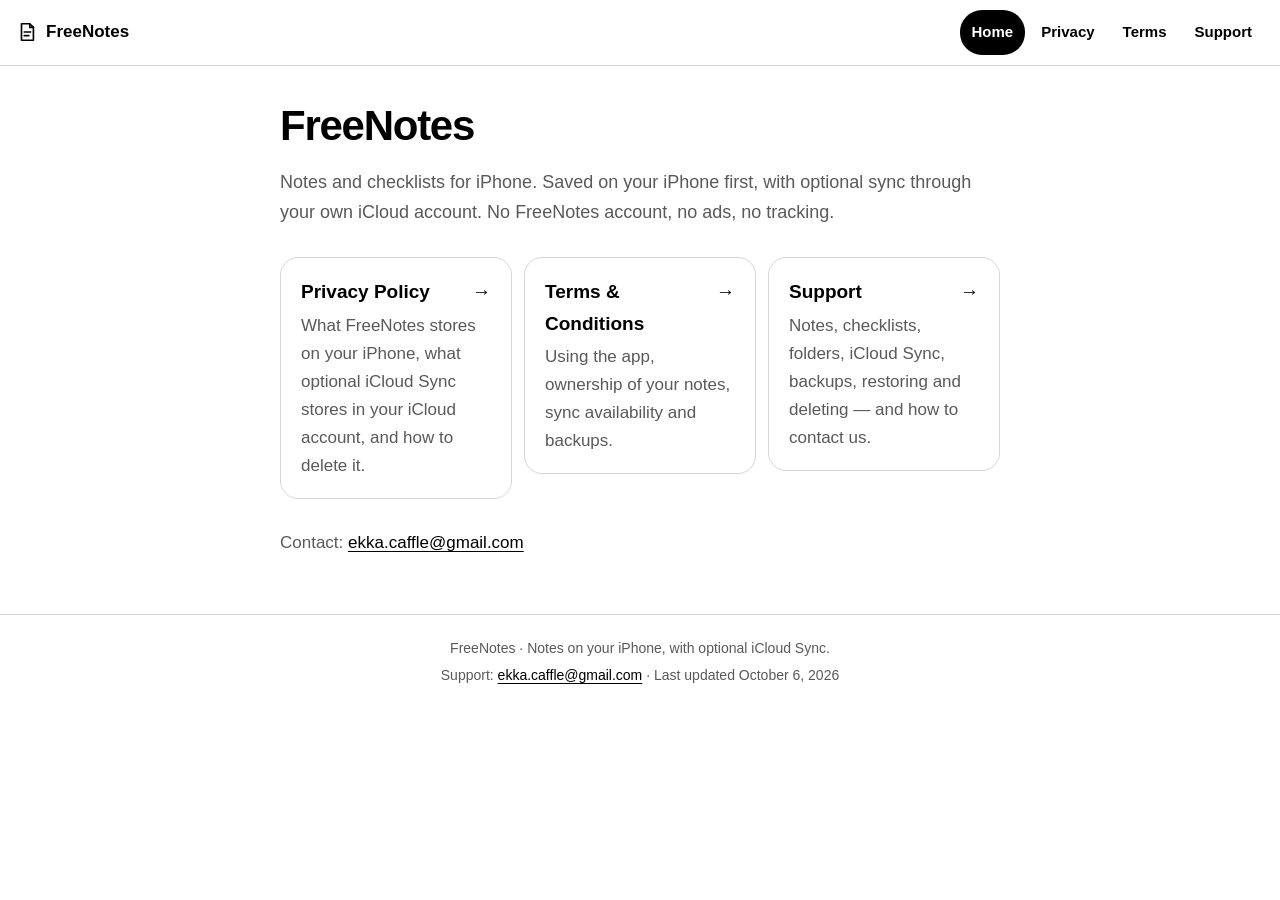
<file: index.html>
<!doctype html>
<html lang="en">
<head>
<meta charset="utf-8">
<meta name="viewport" content="width=device-width, initial-scale=1, viewport-fit=cover">
<meta name="color-scheme" content="light dark">
<meta name="theme-color" content="#ffffff" media="(prefers-color-scheme: light)">
<meta name="theme-color" content="#000000" media="(prefers-color-scheme: dark)">
<meta name="description" content="FreeNotes for iPhone: privacy policy, terms and support.">
<title>FreeNotes · Privacy, Terms &amp; Support</title>
<link rel="stylesheet" href="styles.css">
</head>
<body>
<a class="skip" href="#content">Skip to content</a>
<header class="site-header">
<a class="brand" href="index.html"><svg class="mark" viewBox="0 0 24 24" width="22" height="22" aria-hidden="true" fill="none" stroke="currentColor" stroke-width="1.8" stroke-linecap="round" stroke-linejoin="round"><path d="M6 3h9l4 4v14H6z"/><path d="M15 3v4h4M9 12h7M9 16h5"/></svg><span>FreeNotes</span></a>
<nav aria-label="Site"><a href="index.html" aria-current="page">Home</a><a href="privacy.html">Privacy</a><a href="terms.html">Terms</a><a href="support.html">Support</a></nav>
</header>
<main id="content">
<h1>FreeNotes</h1><p class="lede">Notes and checklists for iPhone. Saved on your iPhone first, with optional sync through your own iCloud account. No FreeNotes account, no ads, no tracking.</p><ul class="cards"><li><a class="card" href="privacy.html"><span class="card-title">Privacy Policy<span aria-hidden="true">→</span></span><span class="card-text">What FreeNotes stores on your iPhone, what optional iCloud Sync stores in your iCloud account, and how to delete it.</span></a></li><li><a class="card" href="terms.html"><span class="card-title">Terms & Conditions<span aria-hidden="true">→</span></span><span class="card-text">Using the app, ownership of your notes, sync availability and backups.</span></a></li><li><a class="card" href="support.html"><span class="card-title">Support<span aria-hidden="true">→</span></span><span class="card-text">Notes, checklists, folders, iCloud Sync, backups, restoring and deleting — and how to contact us.</span></a></li></ul><p class="contact">Contact: <a href="mailto:ekka.caffle@gmail.com">ekka.caffle@gmail.com</a></p>
</main>
<footer class="site-footer">
<p>FreeNotes · Notes on your iPhone, with optional iCloud Sync.</p>
<p>Support: <a href="mailto:ekka.caffle@gmail.com">ekka.caffle@gmail.com</a> · Last updated October 6, 2026</p>
</footer>
</body>
</html>
</file>
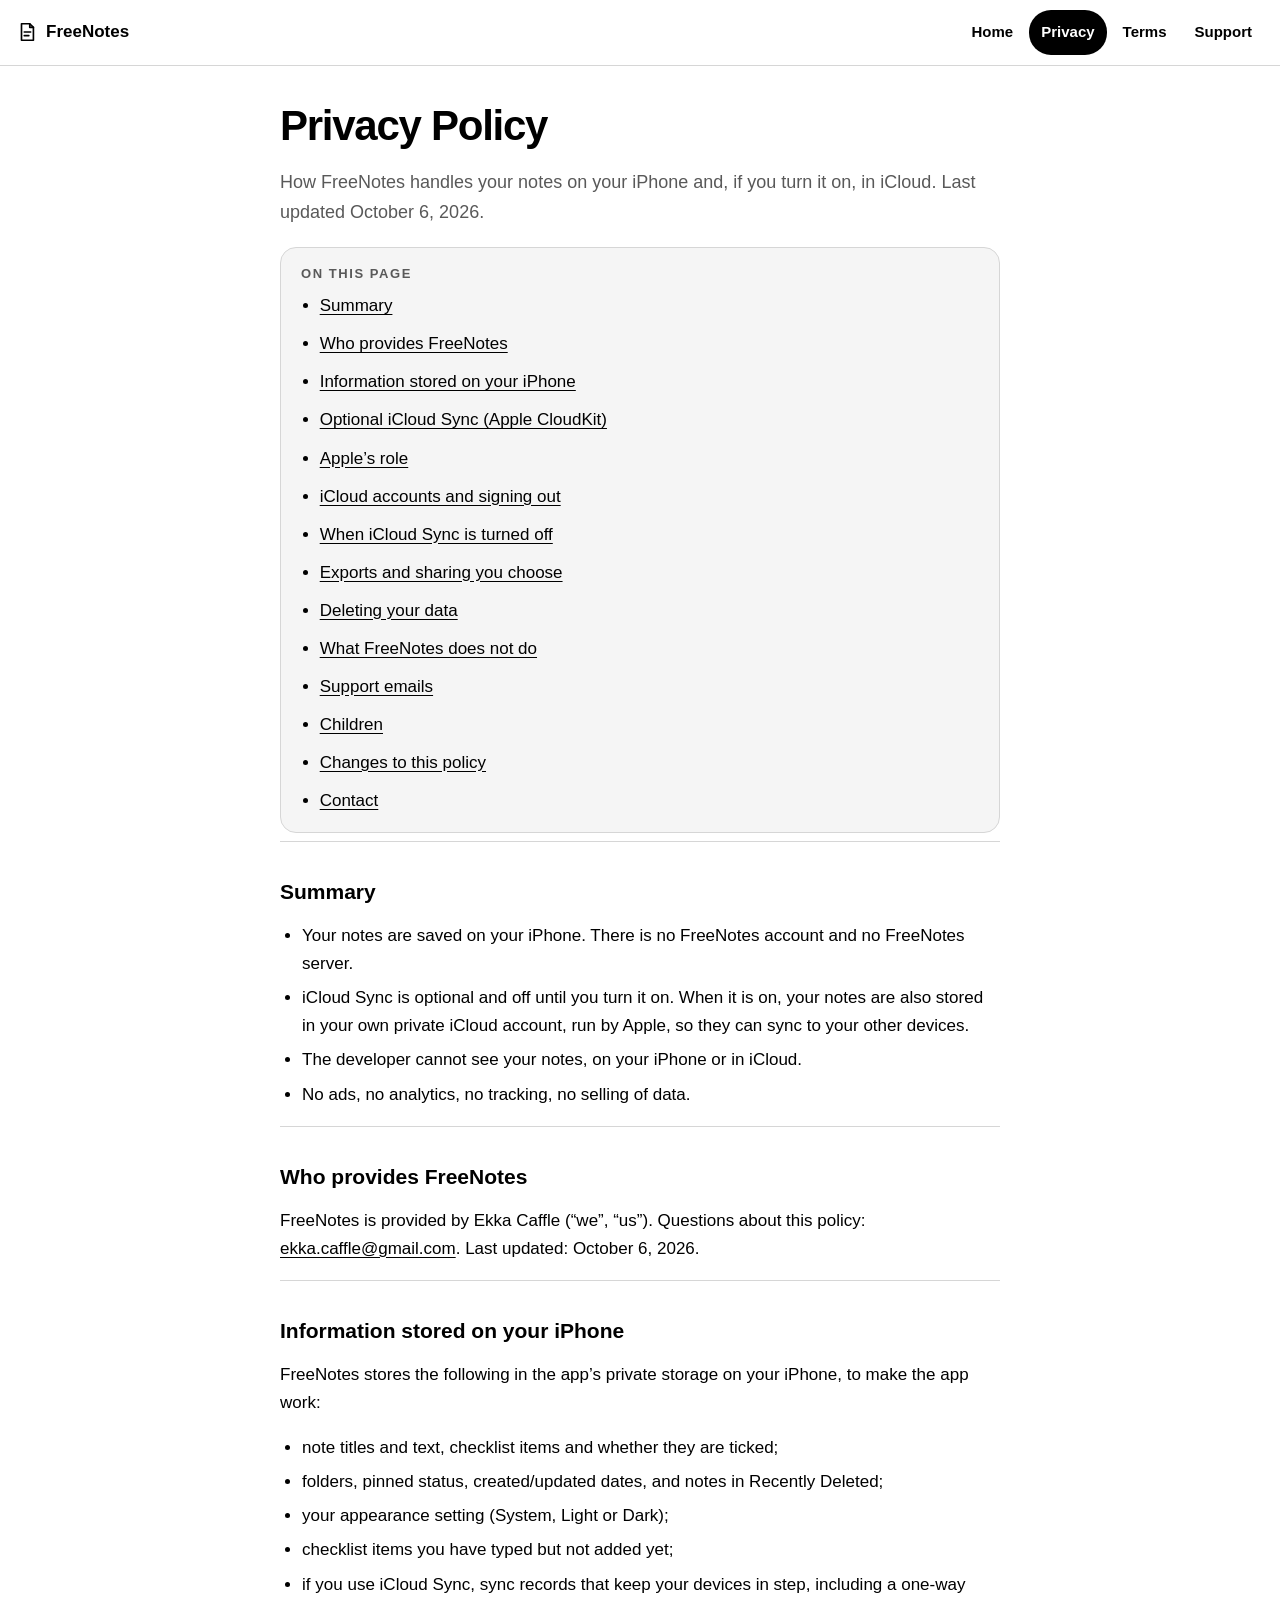
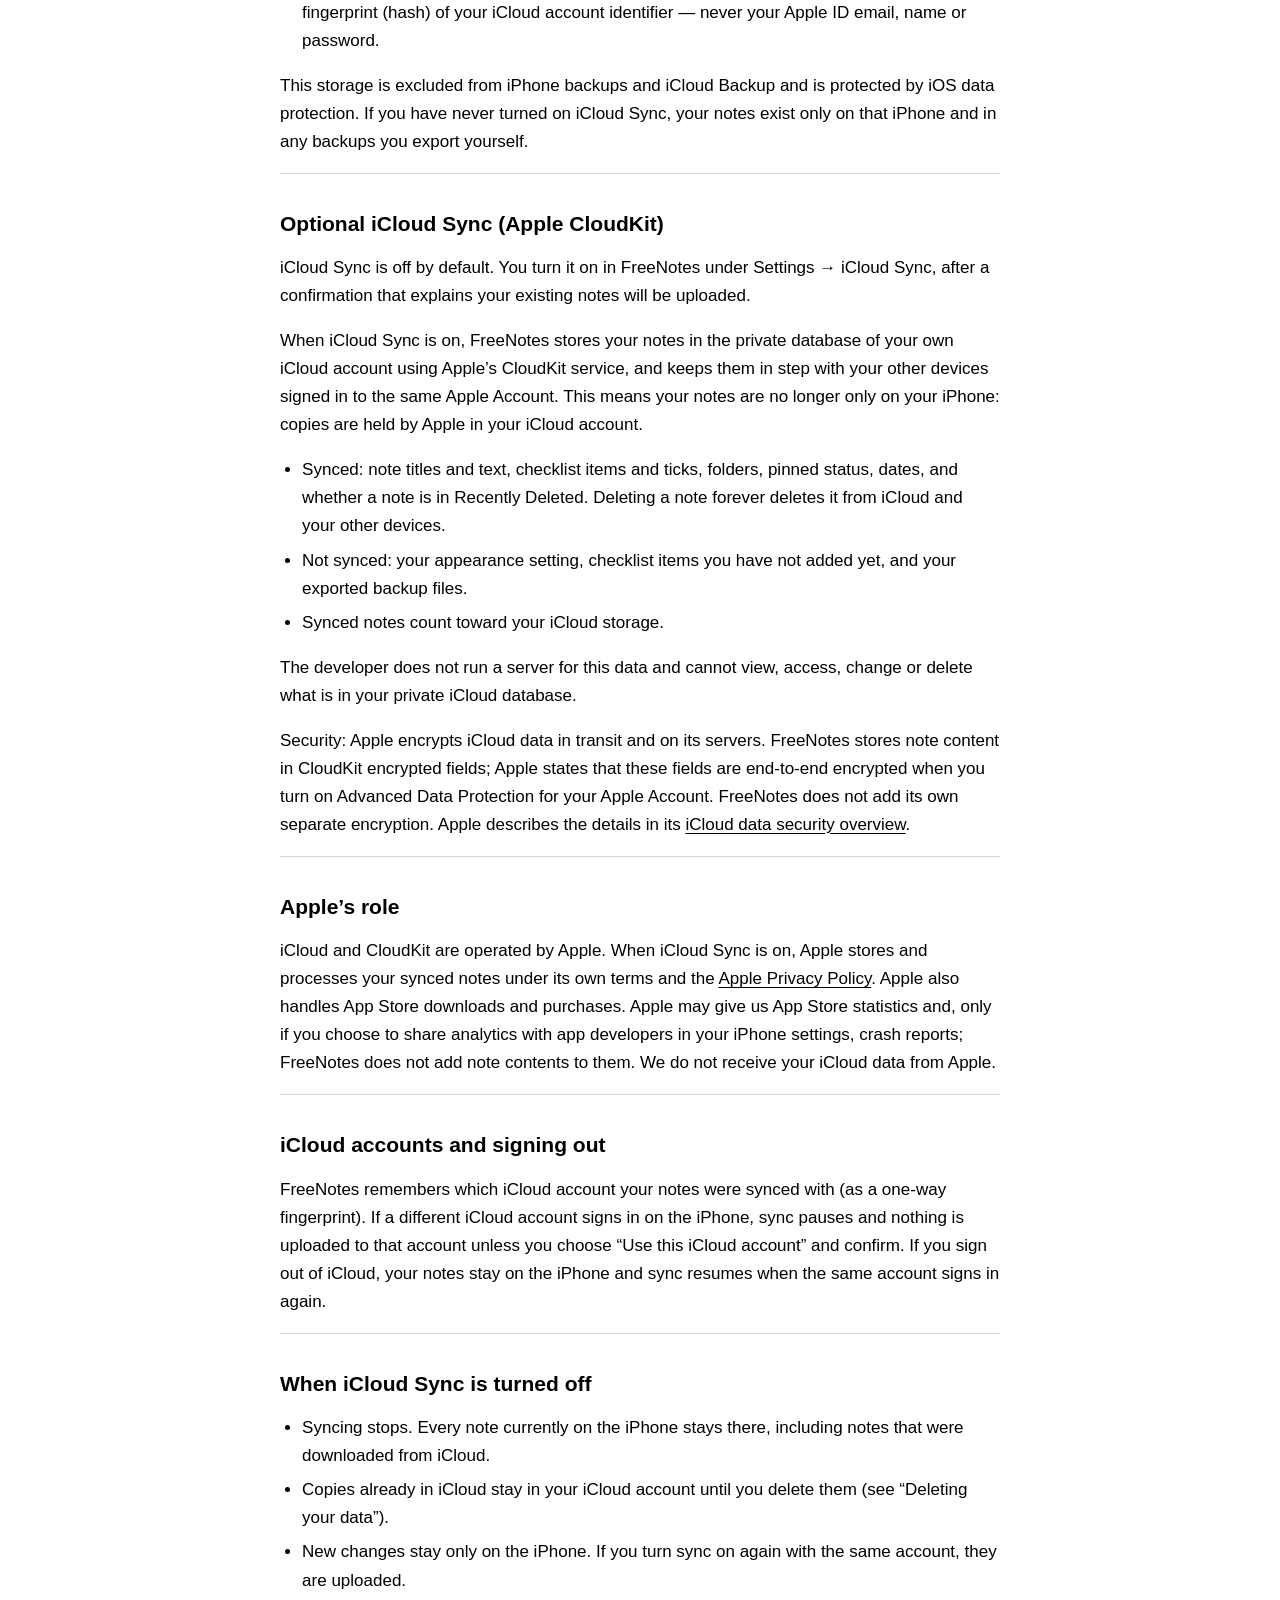
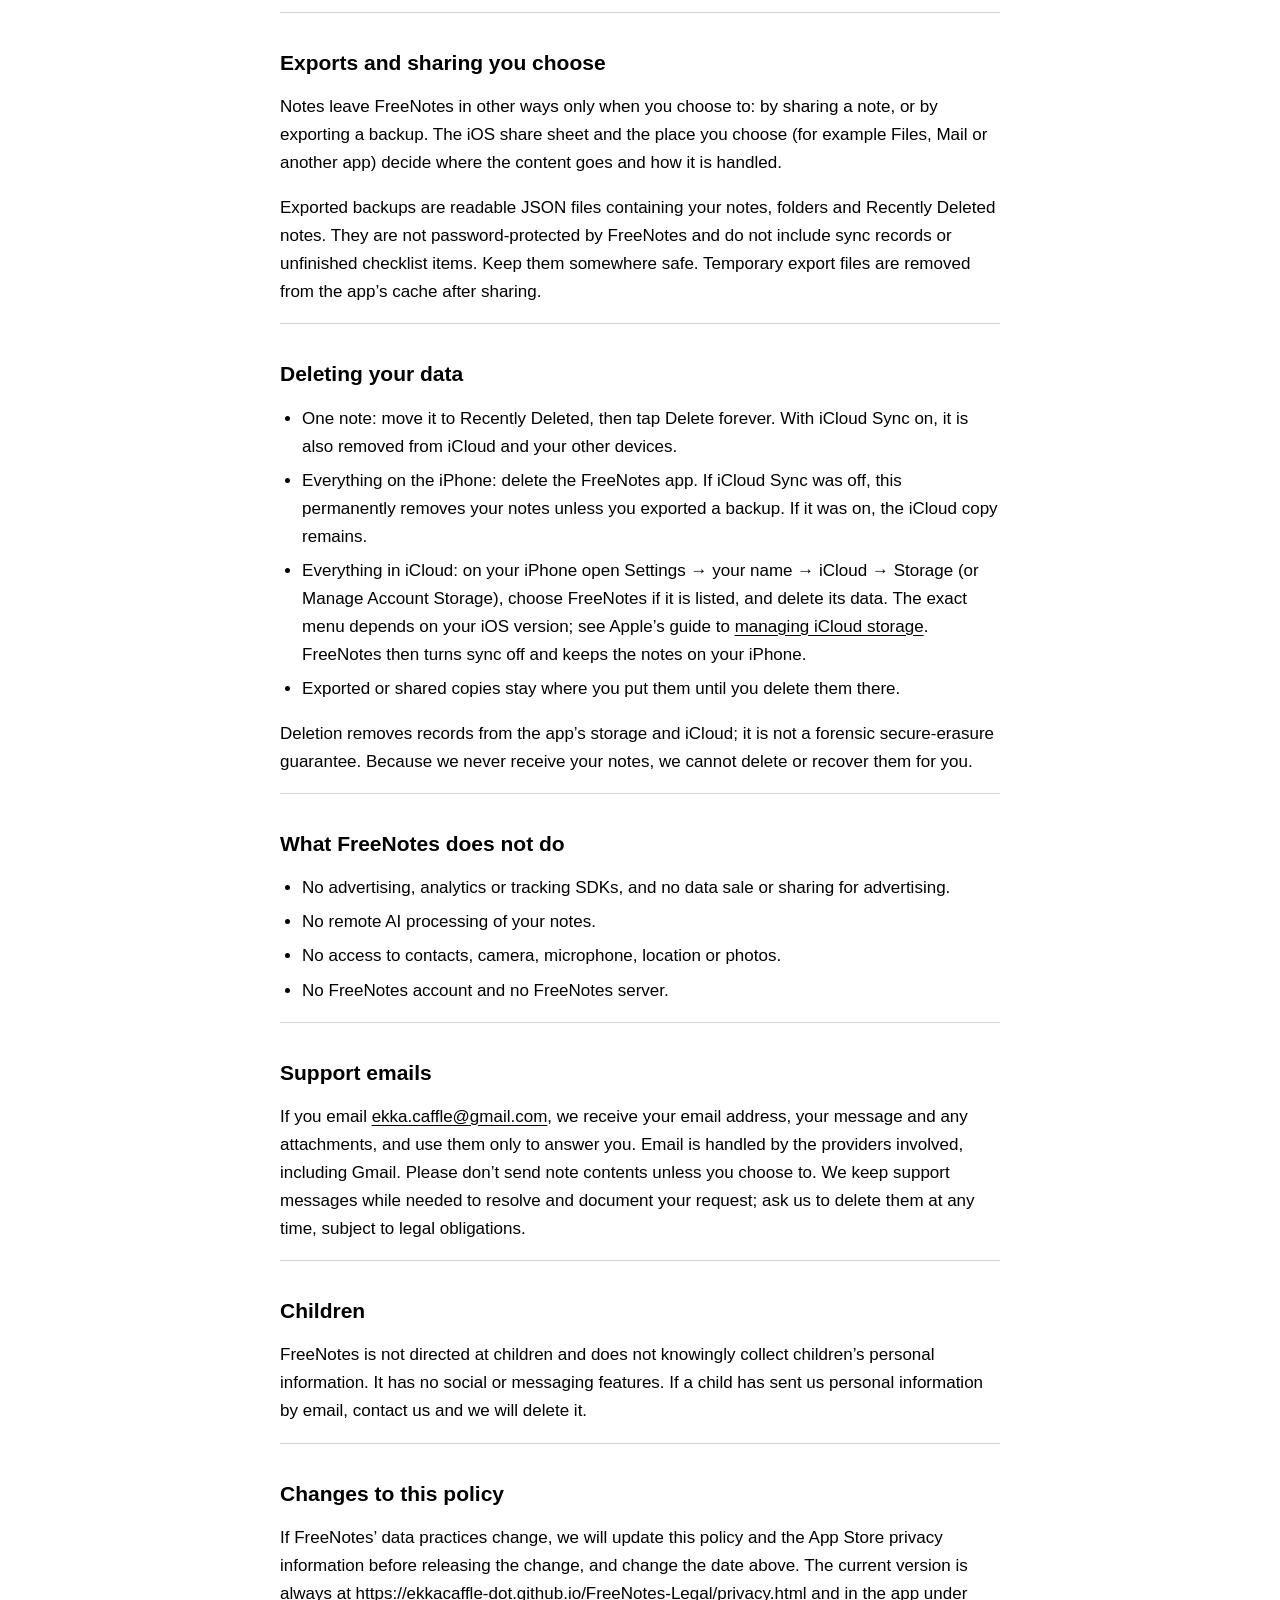
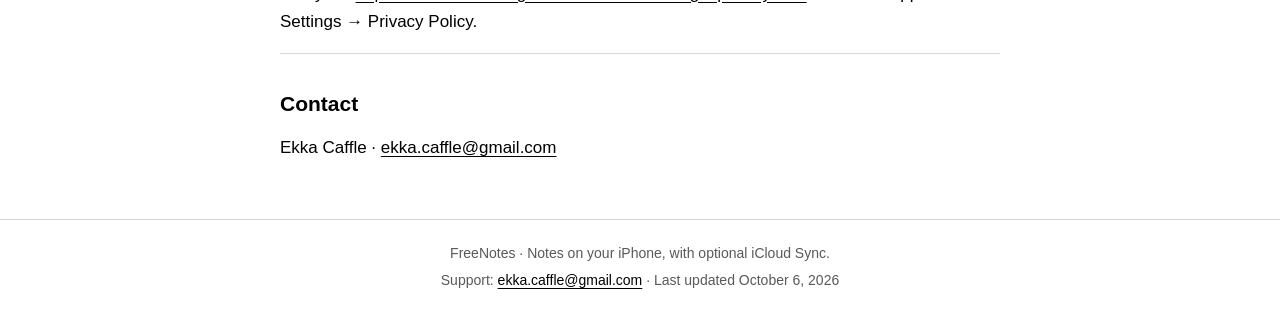
<file: privacy.html>
<!doctype html>
<html lang="en">
<head>
<meta charset="utf-8">
<meta name="viewport" content="width=device-width, initial-scale=1, viewport-fit=cover">
<meta name="color-scheme" content="light dark">
<meta name="theme-color" content="#ffffff" media="(prefers-color-scheme: light)">
<meta name="theme-color" content="#000000" media="(prefers-color-scheme: dark)">
<meta name="description" content="FreeNotes Privacy Policy: local storage on iPhone and optional iCloud Sync.">
<title>Privacy Policy · FreeNotes</title>
<link rel="stylesheet" href="styles.css">
</head>
<body>
<a class="skip" href="#content">Skip to content</a>
<header class="site-header">
<a class="brand" href="index.html"><svg class="mark" viewBox="0 0 24 24" width="22" height="22" aria-hidden="true" fill="none" stroke="currentColor" stroke-width="1.8" stroke-linecap="round" stroke-linejoin="round"><path d="M6 3h9l4 4v14H6z"/><path d="M15 3v4h4M9 12h7M9 16h5"/></svg><span>FreeNotes</span></a>
<nav aria-label="Site"><a href="index.html">Home</a><a href="privacy.html" aria-current="page">Privacy</a><a href="terms.html">Terms</a><a href="support.html">Support</a></nav>
</header>
<main id="content">
<h1>Privacy Policy</h1><p class="lede">How FreeNotes handles your notes on your iPhone and, if you turn it on, in iCloud. Last updated October 6, 2026.</p><nav class="toc" aria-label="On this page"><h2>On this page</h2><ul><li><a href="#summary">Summary</a></li><li><a href="#who-provides-freenotes">Who provides FreeNotes</a></li><li><a href="#information-stored-on-your-iphone">Information stored on your iPhone</a></li><li><a href="#optional-icloud-sync-apple-cloudkit">Optional iCloud Sync (Apple CloudKit)</a></li><li><a href="#apple-s-role">Apple’s role</a></li><li><a href="#icloud-accounts-and-signing-out">iCloud accounts and signing out</a></li><li><a href="#when-icloud-sync-is-turned-off">When iCloud Sync is turned off</a></li><li><a href="#exports-and-sharing-you-choose">Exports and sharing you choose</a></li><li><a href="#deleting-your-data">Deleting your data</a></li><li><a href="#what-freenotes-does-not-do">What FreeNotes does not do</a></li><li><a href="#support-emails">Support emails</a></li><li><a href="#children">Children</a></li><li><a href="#changes-to-this-policy">Changes to this policy</a></li><li><a href="#contact">Contact</a></li></ul></nav><section id="summary"><h2>Summary</h2><ul><li>Your notes are saved on your iPhone. There is no FreeNotes account and no FreeNotes server.</li><li>iCloud Sync is optional and off until you turn it on. When it is on, your notes are also stored in your own private iCloud account, run by Apple, so they can sync to your other devices.</li><li>The developer cannot see your notes, on your iPhone or in iCloud.</li><li>No ads, no analytics, no tracking, no selling of data.</li></ul></section><section id="who-provides-freenotes"><h2>Who provides FreeNotes</h2><p>FreeNotes is provided by Ekka Caffle (“we”, “us”). Questions about this policy: <a href="mailto:ekka.caffle@gmail.com">ekka.caffle@gmail.com</a>. Last updated: October 6, 2026.</p></section><section id="information-stored-on-your-iphone"><h2>Information stored on your iPhone</h2><p>FreeNotes stores the following in the app’s private storage on your iPhone, to make the app work:</p><ul><li>note titles and text, checklist items and whether they are ticked;</li><li>folders, pinned status, created/updated dates, and notes in Recently Deleted;</li><li>your appearance setting (System, Light or Dark);</li><li>checklist items you have typed but not added yet;</li><li>if you use iCloud Sync, sync records that keep your devices in step, including a one-way fingerprint (hash) of your iCloud account identifier — never your Apple ID email, name or password.</li></ul><p>This storage is excluded from iPhone backups and iCloud Backup and is protected by iOS data protection. If you have never turned on iCloud Sync, your notes exist only on that iPhone and in any backups you export yourself.</p></section><section id="optional-icloud-sync-apple-cloudkit"><h2>Optional iCloud Sync (Apple CloudKit)</h2><p>iCloud Sync is off by default. You turn it on in FreeNotes under Settings → iCloud Sync, after a confirmation that explains your existing notes will be uploaded.</p><p>When iCloud Sync is on, FreeNotes stores your notes in the private database of your own iCloud account using Apple’s CloudKit service, and keeps them in step with your other devices signed in to the same Apple Account. This means your notes are no longer only on your iPhone: copies are held by Apple in your iCloud account.</p><ul><li>Synced: note titles and text, checklist items and ticks, folders, pinned status, dates, and whether a note is in Recently Deleted. Deleting a note forever deletes it from iCloud and your other devices.</li><li>Not synced: your appearance setting, checklist items you have not added yet, and your exported backup files.</li><li>Synced notes count toward your iCloud storage.</li></ul><p>The developer does not run a server for this data and cannot view, access, change or delete what is in your private iCloud database.</p><p>Security: Apple encrypts iCloud data in transit and on its servers. FreeNotes stores note content in CloudKit encrypted fields; Apple states that these fields are end-to-end encrypted when you turn on Advanced Data Protection for your Apple Account. FreeNotes does not add its own separate encryption. Apple describes the details in its <a href="https://support.apple.com/en-us/102651" rel="noopener">iCloud data security overview</a>.</p></section><section id="apple-s-role"><h2>Apple’s role</h2><p>iCloud and CloudKit are operated by Apple. When iCloud Sync is on, Apple stores and processes your synced notes under its own terms and the <a href="https://www.apple.com/legal/privacy/" rel="noopener">Apple Privacy Policy</a>. Apple also handles App Store downloads and purchases. Apple may give us App Store statistics and, only if you choose to share analytics with app developers in your iPhone settings, crash reports; FreeNotes does not add note contents to them. We do not receive your iCloud data from Apple.</p></section><section id="icloud-accounts-and-signing-out"><h2>iCloud accounts and signing out</h2><p>FreeNotes remembers which iCloud account your notes were synced with (as a one-way fingerprint). If a different iCloud account signs in on the iPhone, sync pauses and nothing is uploaded to that account unless you choose “Use this iCloud account” and confirm. If you sign out of iCloud, your notes stay on the iPhone and sync resumes when the same account signs in again.</p></section><section id="when-icloud-sync-is-turned-off"><h2>When iCloud Sync is turned off</h2><ul><li>Syncing stops. Every note currently on the iPhone stays there, including notes that were downloaded from iCloud.</li><li>Copies already in iCloud stay in your iCloud account until you delete them (see “Deleting your data”).</li><li>New changes stay only on the iPhone. If you turn sync on again with the same account, they are uploaded.</li></ul></section><section id="exports-and-sharing-you-choose"><h2>Exports and sharing you choose</h2><p>Notes leave FreeNotes in other ways only when you choose to: by sharing a note, or by exporting a backup. The iOS share sheet and the place you choose (for example Files, Mail or another app) decide where the content goes and how it is handled.</p><p>Exported backups are readable JSON files containing your notes, folders and Recently Deleted notes. They are not password-protected by FreeNotes and do not include sync records or unfinished checklist items. Keep them somewhere safe. Temporary export files are removed from the app’s cache after sharing.</p></section><section id="deleting-your-data"><h2>Deleting your data</h2><ul><li>One note: move it to Recently Deleted, then tap Delete forever. With iCloud Sync on, it is also removed from iCloud and your other devices.</li><li>Everything on the iPhone: delete the FreeNotes app. If iCloud Sync was off, this permanently removes your notes unless you exported a backup. If it was on, the iCloud copy remains.</li><li>Everything in iCloud: on your iPhone open Settings → your name → iCloud → Storage (or Manage Account Storage), choose FreeNotes if it is listed, and delete its data. The exact menu depends on your iOS version; see Apple’s guide to <a href="https://support.apple.com/en-us/108922" rel="noopener">managing iCloud storage</a>. FreeNotes then turns sync off and keeps the notes on your iPhone.</li><li>Exported or shared copies stay where you put them until you delete them there.</li></ul><p>Deletion removes records from the app’s storage and iCloud; it is not a forensic secure-erasure guarantee. Because we never receive your notes, we cannot delete or recover them for you.</p></section><section id="what-freenotes-does-not-do"><h2>What FreeNotes does not do</h2><ul><li>No advertising, analytics or tracking SDKs, and no data sale or sharing for advertising.</li><li>No remote AI processing of your notes.</li><li>No access to contacts, camera, microphone, location or photos.</li><li>No FreeNotes account and no FreeNotes server.</li></ul></section><section id="support-emails"><h2>Support emails</h2><p>If you email <a href="mailto:ekka.caffle@gmail.com">ekka.caffle@gmail.com</a>, we receive your email address, your message and any attachments, and use them only to answer you. Email is handled by the providers involved, including Gmail. Please don’t send note contents unless you choose to. We keep support messages while needed to resolve and document your request; ask us to delete them at any time, subject to legal obligations.</p></section><section id="children"><h2>Children</h2><p>FreeNotes is not directed at children and does not knowingly collect children’s personal information. It has no social or messaging features. If a child has sent us personal information by email, contact us and we will delete it.</p></section><section id="changes-to-this-policy"><h2>Changes to this policy</h2><p>If FreeNotes’ data practices change, we will update this policy and the App Store privacy information before releasing the change, and change the date above. The current version is always at <a href="https://ekkacaffle-dot.github.io/FreeNotes-Legal/privacy.html">https://ekkacaffle-dot.github.io/FreeNotes-Legal/privacy.html</a> and in the app under Settings → Privacy Policy.</p></section><section id="contact"><h2>Contact</h2><p>Ekka Caffle · <a href="mailto:ekka.caffle@gmail.com">ekka.caffle@gmail.com</a></p></section>
</main>
<footer class="site-footer">
<p>FreeNotes · Notes on your iPhone, with optional iCloud Sync.</p>
<p>Support: <a href="mailto:ekka.caffle@gmail.com">ekka.caffle@gmail.com</a> · Last updated October 6, 2026</p>
</footer>
</body>
</html>
</file>
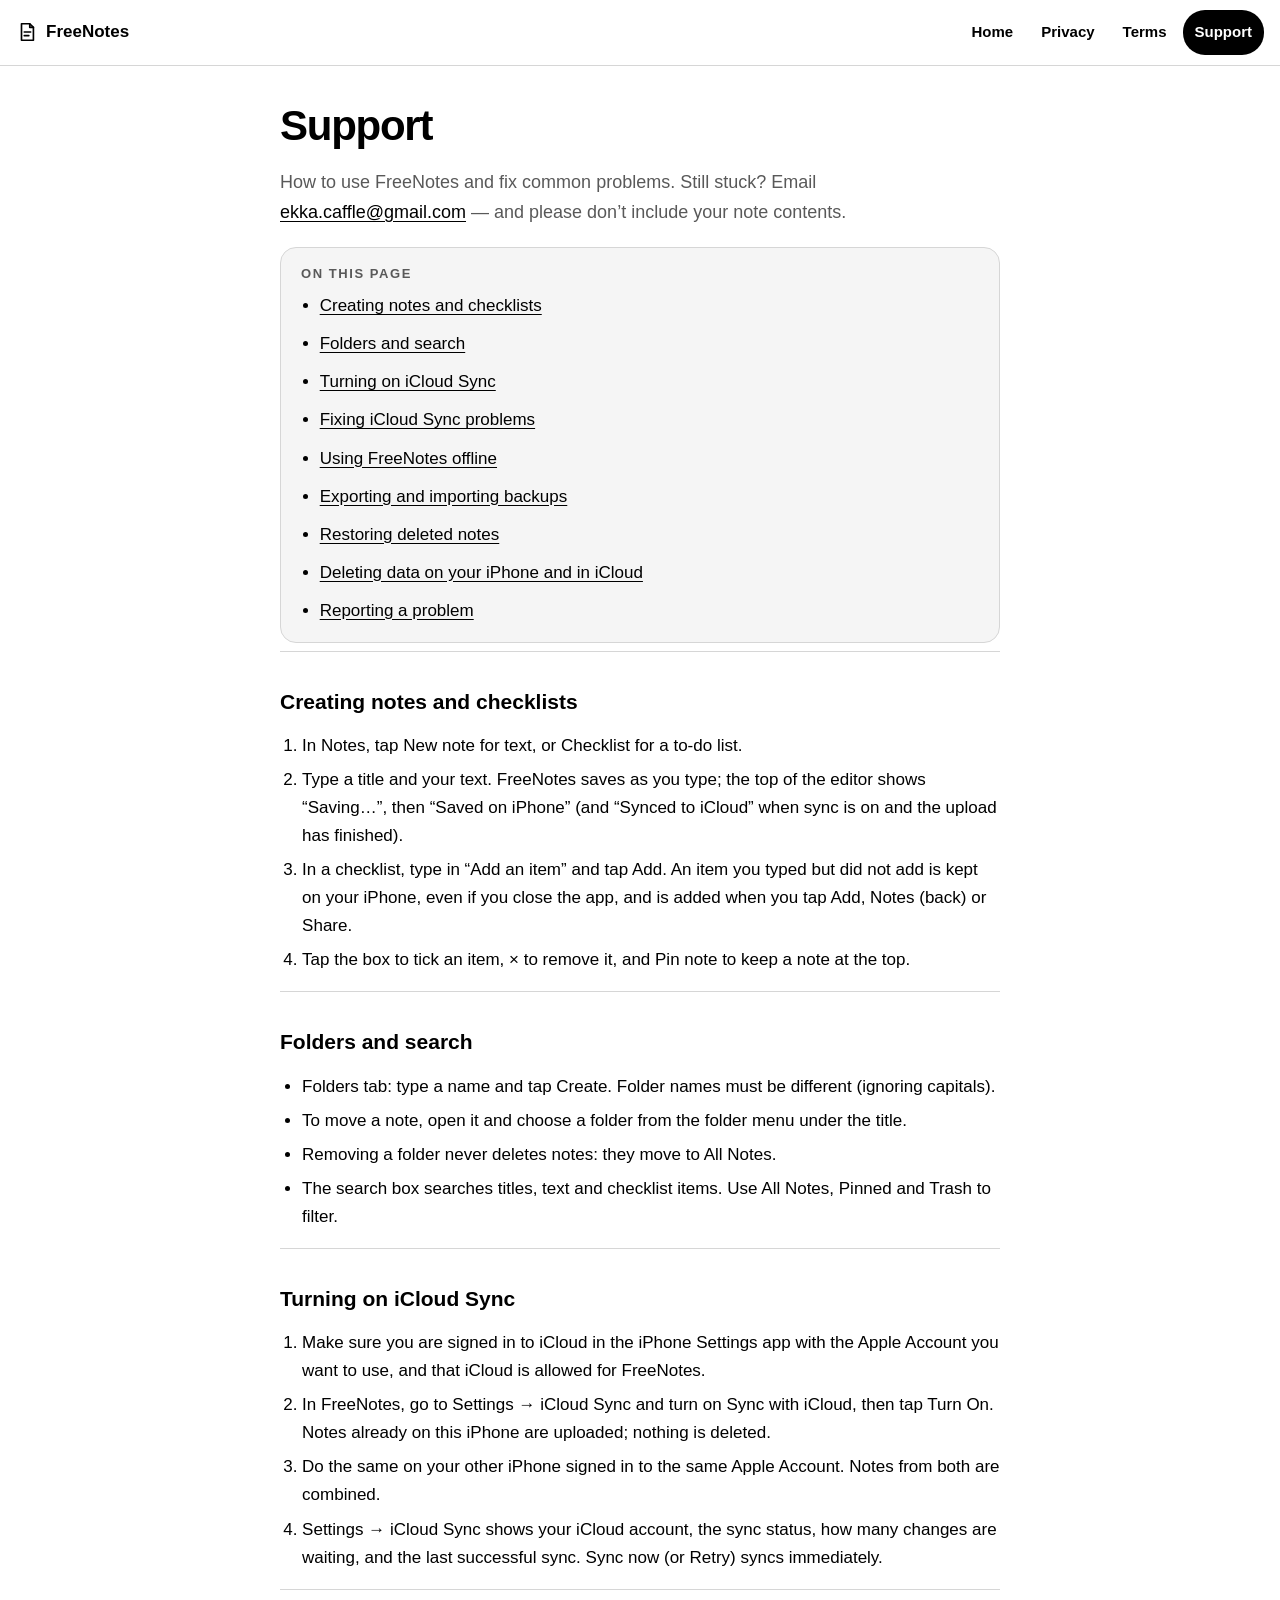
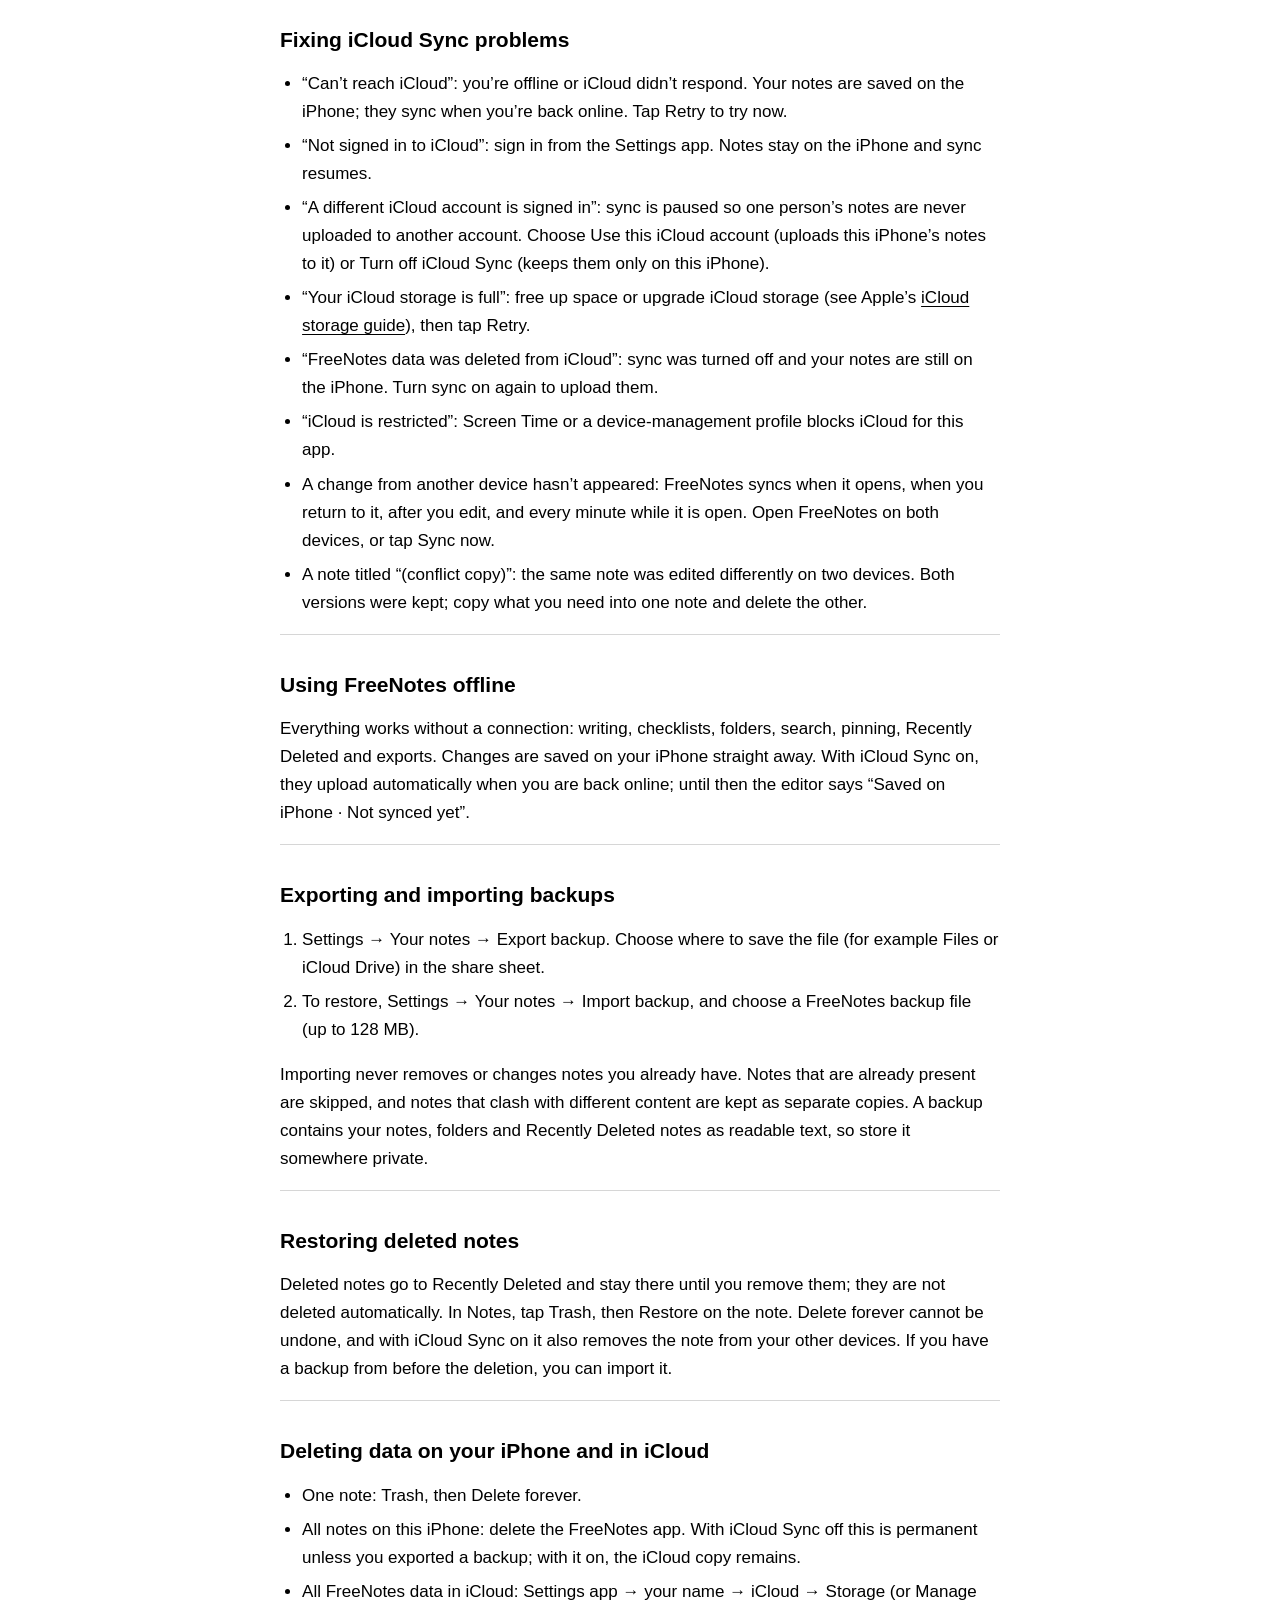
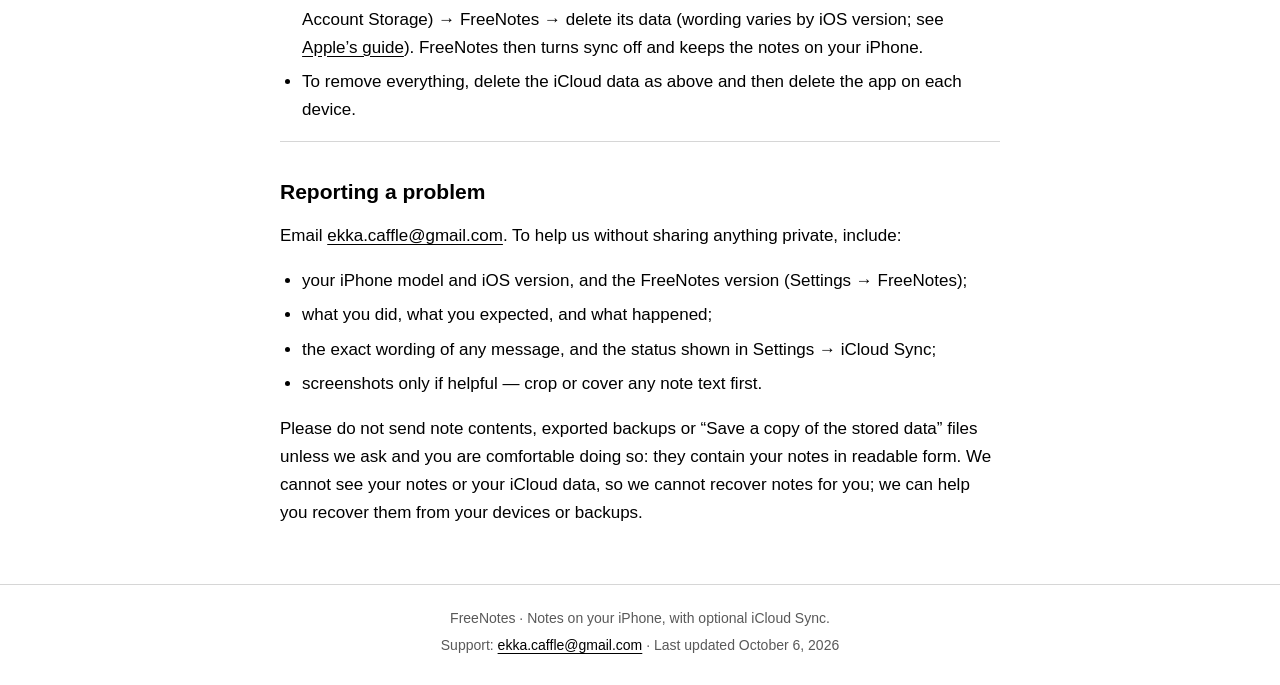
<file: support.html>
<!doctype html>
<html lang="en">
<head>
<meta charset="utf-8">
<meta name="viewport" content="width=device-width, initial-scale=1, viewport-fit=cover">
<meta name="color-scheme" content="light dark">
<meta name="theme-color" content="#ffffff" media="(prefers-color-scheme: light)">
<meta name="theme-color" content="#000000" media="(prefers-color-scheme: dark)">
<meta name="description" content="FreeNotes help: notes, checklists, folders, iCloud Sync, backups and contacting support.">
<title>Support · FreeNotes</title>
<link rel="stylesheet" href="styles.css">
</head>
<body>
<a class="skip" href="#content">Skip to content</a>
<header class="site-header">
<a class="brand" href="index.html"><svg class="mark" viewBox="0 0 24 24" width="22" height="22" aria-hidden="true" fill="none" stroke="currentColor" stroke-width="1.8" stroke-linecap="round" stroke-linejoin="round"><path d="M6 3h9l4 4v14H6z"/><path d="M15 3v4h4M9 12h7M9 16h5"/></svg><span>FreeNotes</span></a>
<nav aria-label="Site"><a href="index.html">Home</a><a href="privacy.html">Privacy</a><a href="terms.html">Terms</a><a href="support.html" aria-current="page">Support</a></nav>
</header>
<main id="content">
<h1>Support</h1><p class="lede">How to use FreeNotes and fix common problems. Still stuck? Email <a href="mailto:ekka.caffle@gmail.com">ekka.caffle@gmail.com</a> — and please don’t include your note contents.</p><nav class="toc" aria-label="On this page"><h2>On this page</h2><ul><li><a href="#creating-notes-and-checklists">Creating notes and checklists</a></li><li><a href="#folders-and-search">Folders and search</a></li><li><a href="#turning-on-icloud-sync">Turning on iCloud Sync</a></li><li><a href="#fixing-icloud-sync-problems">Fixing iCloud Sync problems</a></li><li><a href="#using-freenotes-offline">Using FreeNotes offline</a></li><li><a href="#exporting-and-importing-backups">Exporting and importing backups</a></li><li><a href="#restoring-deleted-notes">Restoring deleted notes</a></li><li><a href="#deleting-data-on-your-iphone-and-in-icloud">Deleting data on your iPhone and in iCloud</a></li><li><a href="#reporting-a-problem">Reporting a problem</a></li></ul></nav><section id="creating-notes-and-checklists"><h2>Creating notes and checklists</h2><ol><li>In Notes, tap New note for text, or Checklist for a to-do list.</li><li>Type a title and your text. FreeNotes saves as you type; the top of the editor shows “Saving…”, then “Saved on iPhone” (and “Synced to iCloud” when sync is on and the upload has finished).</li><li>In a checklist, type in “Add an item” and tap Add. An item you typed but did not add is kept on your iPhone, even if you close the app, and is added when you tap Add, Notes (back) or Share.</li><li>Tap the box to tick an item, × to remove it, and Pin note to keep a note at the top.</li></ol></section><section id="folders-and-search"><h2>Folders and search</h2><ul><li>Folders tab: type a name and tap Create. Folder names must be different (ignoring capitals).</li><li>To move a note, open it and choose a folder from the folder menu under the title.</li><li>Removing a folder never deletes notes: they move to All Notes.</li><li>The search box searches titles, text and checklist items. Use All Notes, Pinned and Trash to filter.</li></ul></section><section id="turning-on-icloud-sync"><h2>Turning on iCloud Sync</h2><ol><li>Make sure you are signed in to iCloud in the iPhone Settings app with the Apple Account you want to use, and that iCloud is allowed for FreeNotes.</li><li>In FreeNotes, go to Settings → iCloud Sync and turn on Sync with iCloud, then tap Turn On. Notes already on this iPhone are uploaded; nothing is deleted.</li><li>Do the same on your other iPhone signed in to the same Apple Account. Notes from both are combined.</li><li>Settings → iCloud Sync shows your iCloud account, the sync status, how many changes are waiting, and the last successful sync. Sync now (or Retry) syncs immediately.</li></ol></section><section id="fixing-icloud-sync-problems"><h2>Fixing iCloud Sync problems</h2><ul><li>“Can’t reach iCloud”: you’re offline or iCloud didn’t respond. Your notes are saved on the iPhone; they sync when you’re back online. Tap Retry to try now.</li><li>“Not signed in to iCloud”: sign in from the Settings app. Notes stay on the iPhone and sync resumes.</li><li>“A different iCloud account is signed in”: sync is paused so one person’s notes are never uploaded to another account. Choose Use this iCloud account (uploads this iPhone’s notes to it) or Turn off iCloud Sync (keeps them only on this iPhone).</li><li>“Your iCloud storage is full”: free up space or upgrade iCloud storage (see Apple’s <a href="https://support.apple.com/en-us/108922" rel="noopener">iCloud storage guide</a>), then tap Retry.</li><li>“FreeNotes data was deleted from iCloud”: sync was turned off and your notes are still on the iPhone. Turn sync on again to upload them.</li><li>“iCloud is restricted”: Screen Time or a device-management profile blocks iCloud for this app.</li><li>A change from another device hasn’t appeared: FreeNotes syncs when it opens, when you return to it, after you edit, and every minute while it is open. Open FreeNotes on both devices, or tap Sync now.</li><li>A note titled “(conflict copy)”: the same note was edited differently on two devices. Both versions were kept; copy what you need into one note and delete the other.</li></ul></section><section id="using-freenotes-offline"><h2>Using FreeNotes offline</h2><p>Everything works without a connection: writing, checklists, folders, search, pinning, Recently Deleted and exports. Changes are saved on your iPhone straight away. With iCloud Sync on, they upload automatically when you are back online; until then the editor says “Saved on iPhone · Not synced yet”.</p></section><section id="exporting-and-importing-backups"><h2>Exporting and importing backups</h2><ol><li>Settings → Your notes → Export backup. Choose where to save the file (for example Files or iCloud Drive) in the share sheet.</li><li>To restore, Settings → Your notes → Import backup, and choose a FreeNotes backup file (up to 128 MB).</li></ol><p>Importing never removes or changes notes you already have. Notes that are already present are skipped, and notes that clash with different content are kept as separate copies. A backup contains your notes, folders and Recently Deleted notes as readable text, so store it somewhere private.</p></section><section id="restoring-deleted-notes"><h2>Restoring deleted notes</h2><p>Deleted notes go to Recently Deleted and stay there until you remove them; they are not deleted automatically. In Notes, tap Trash, then Restore on the note. Delete forever cannot be undone, and with iCloud Sync on it also removes the note from your other devices. If you have a backup from before the deletion, you can import it.</p></section><section id="deleting-data-on-your-iphone-and-in-icloud"><h2>Deleting data on your iPhone and in iCloud</h2><ul><li>One note: Trash, then Delete forever.</li><li>All notes on this iPhone: delete the FreeNotes app. With iCloud Sync off this is permanent unless you exported a backup; with it on, the iCloud copy remains.</li><li>All FreeNotes data in iCloud: Settings app → your name → iCloud → Storage (or Manage Account Storage) → FreeNotes → delete its data (wording varies by iOS version; see <a href="https://support.apple.com/en-us/108922" rel="noopener">Apple’s guide</a>). FreeNotes then turns sync off and keeps the notes on your iPhone.</li><li>To remove everything, delete the iCloud data as above and then delete the app on each device.</li></ul></section><section id="reporting-a-problem"><h2>Reporting a problem</h2><p>Email <a href="mailto:ekka.caffle@gmail.com">ekka.caffle@gmail.com</a>. To help us without sharing anything private, include:</p><ul><li>your iPhone model and iOS version, and the FreeNotes version (Settings → FreeNotes);</li><li>what you did, what you expected, and what happened;</li><li>the exact wording of any message, and the status shown in Settings → iCloud Sync;</li><li>screenshots only if helpful — crop or cover any note text first.</li></ul><p>Please do not send note contents, exported backups or “Save a copy of the stored data” files unless we ask and you are comfortable doing so: they contain your notes in readable form. We cannot see your notes or your iCloud data, so we cannot recover notes for you; we can help you recover them from your devices or backups.</p></section>
</main>
<footer class="site-footer">
<p>FreeNotes · Notes on your iPhone, with optional iCloud Sync.</p>
<p>Support: <a href="mailto:ekka.caffle@gmail.com">ekka.caffle@gmail.com</a> · Last updated October 6, 2026</p>
</footer>
</body>
</html>
</file>
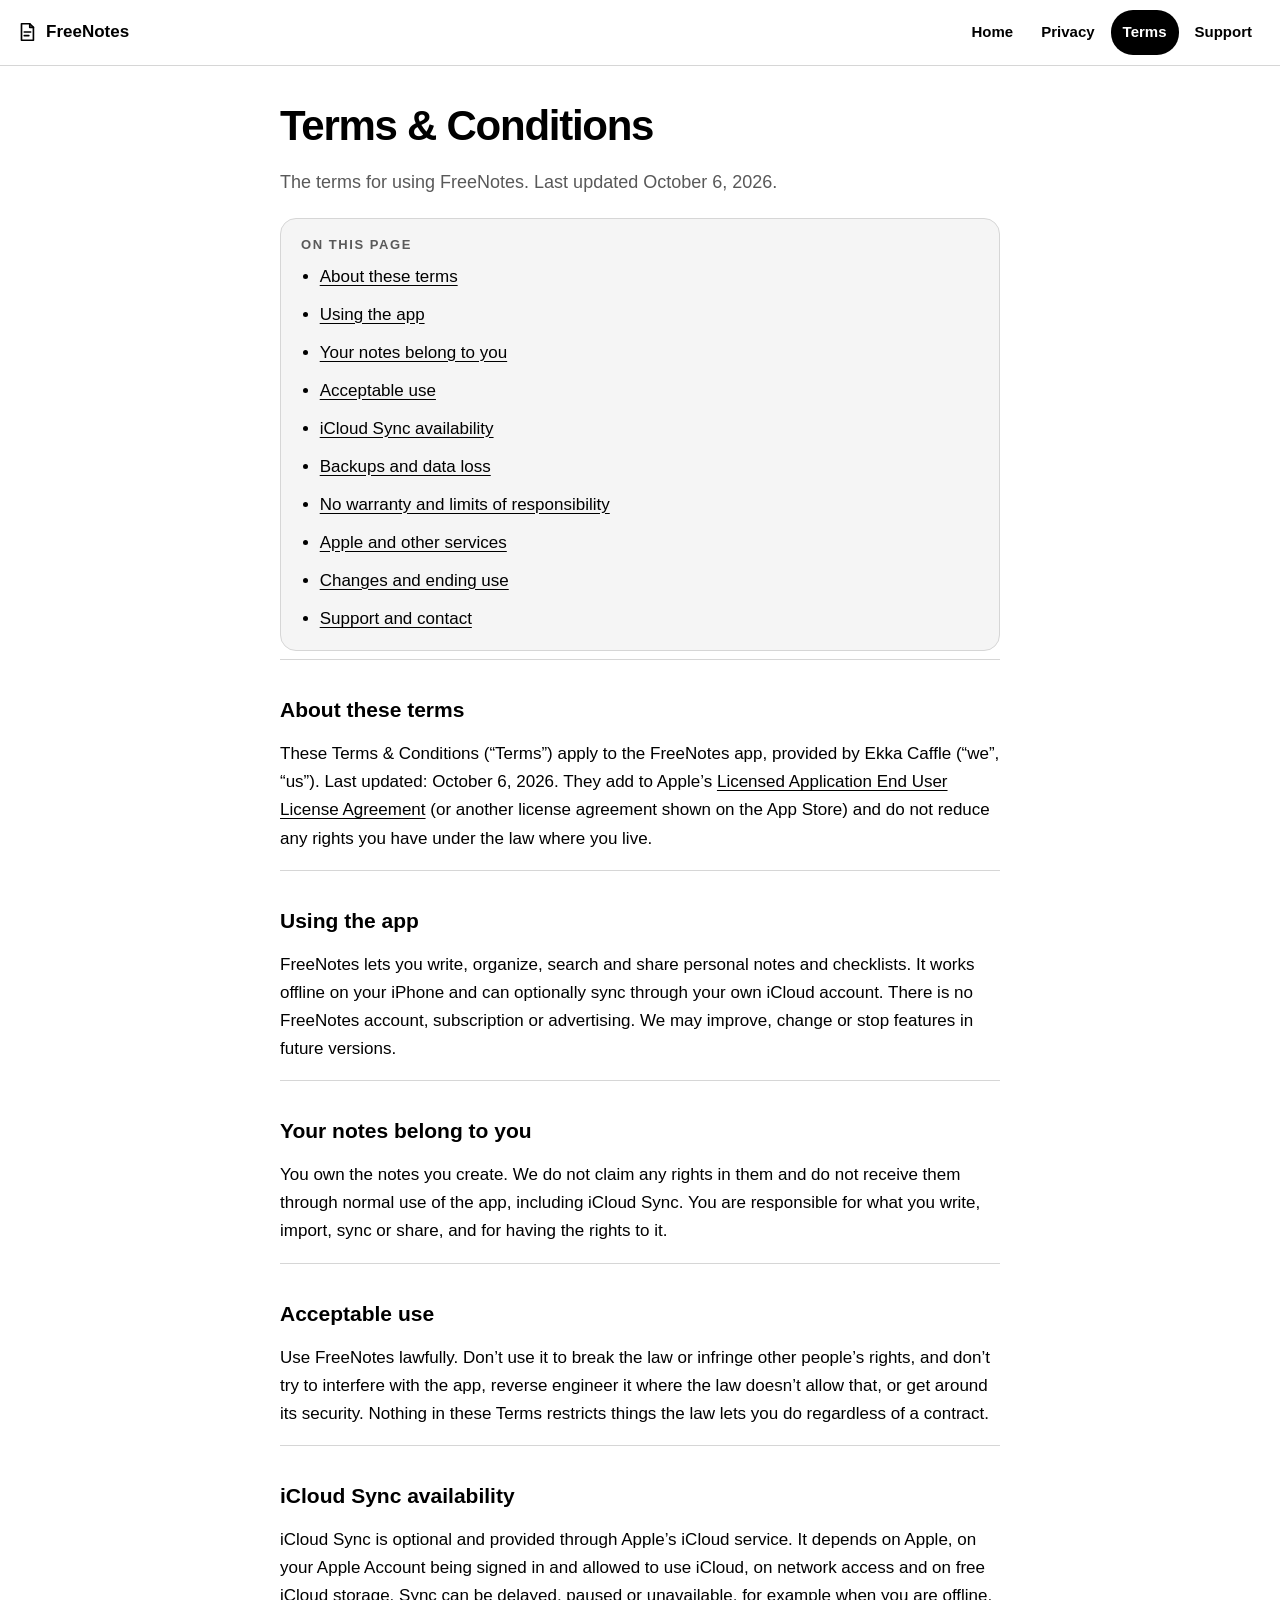
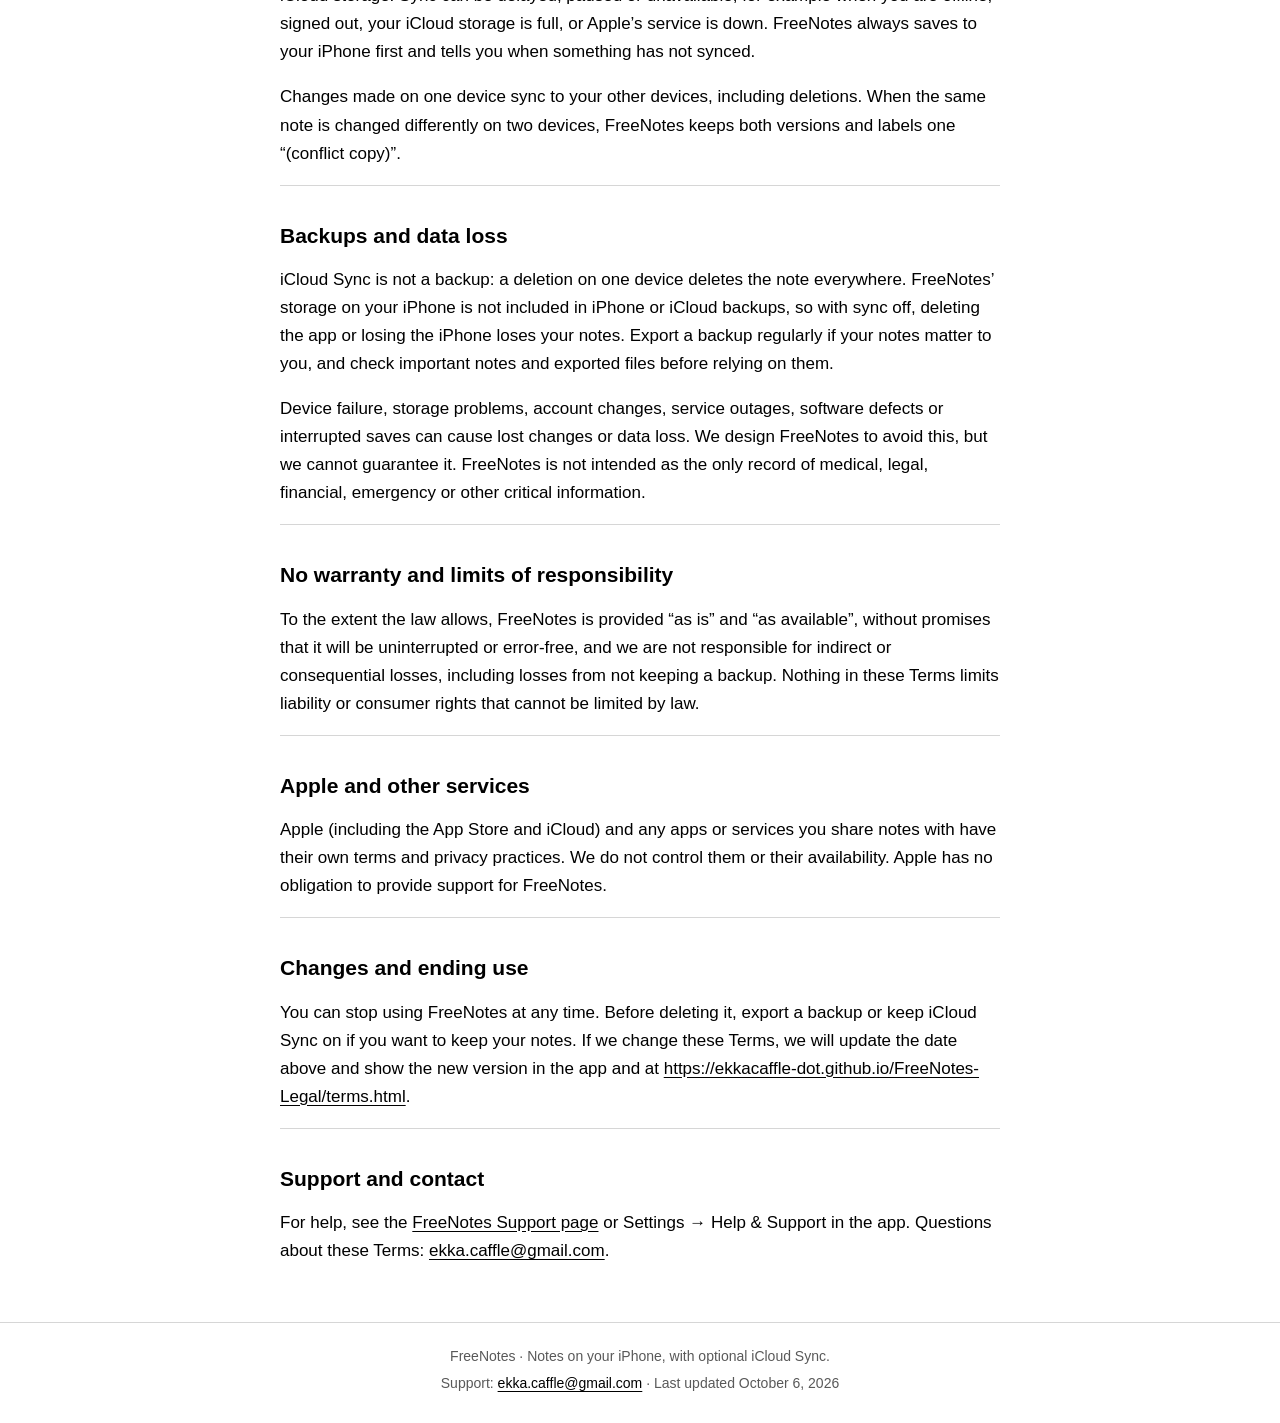
<file: terms.html>
<!doctype html>
<html lang="en">
<head>
<meta charset="utf-8">
<meta name="viewport" content="width=device-width, initial-scale=1, viewport-fit=cover">
<meta name="color-scheme" content="light dark">
<meta name="theme-color" content="#ffffff" media="(prefers-color-scheme: light)">
<meta name="theme-color" content="#000000" media="(prefers-color-scheme: dark)">
<meta name="description" content="FreeNotes Terms &amp; Conditions.">
<title>Terms &amp; Conditions · FreeNotes</title>
<link rel="stylesheet" href="styles.css">
</head>
<body>
<a class="skip" href="#content">Skip to content</a>
<header class="site-header">
<a class="brand" href="index.html"><svg class="mark" viewBox="0 0 24 24" width="22" height="22" aria-hidden="true" fill="none" stroke="currentColor" stroke-width="1.8" stroke-linecap="round" stroke-linejoin="round"><path d="M6 3h9l4 4v14H6z"/><path d="M15 3v4h4M9 12h7M9 16h5"/></svg><span>FreeNotes</span></a>
<nav aria-label="Site"><a href="index.html">Home</a><a href="privacy.html">Privacy</a><a href="terms.html" aria-current="page">Terms</a><a href="support.html">Support</a></nav>
</header>
<main id="content">
<h1>Terms &amp; Conditions</h1><p class="lede">The terms for using FreeNotes. Last updated October 6, 2026.</p><nav class="toc" aria-label="On this page"><h2>On this page</h2><ul><li><a href="#about-these-terms">About these terms</a></li><li><a href="#using-the-app">Using the app</a></li><li><a href="#your-notes-belong-to-you">Your notes belong to you</a></li><li><a href="#acceptable-use">Acceptable use</a></li><li><a href="#icloud-sync-availability">iCloud Sync availability</a></li><li><a href="#backups-and-data-loss">Backups and data loss</a></li><li><a href="#no-warranty-and-limits-of-responsibility">No warranty and limits of responsibility</a></li><li><a href="#apple-and-other-services">Apple and other services</a></li><li><a href="#changes-and-ending-use">Changes and ending use</a></li><li><a href="#support-and-contact">Support and contact</a></li></ul></nav><section id="about-these-terms"><h2>About these terms</h2><p>These Terms &amp; Conditions (“Terms”) apply to the FreeNotes app, provided by Ekka Caffle (“we”, “us”). Last updated: October 6, 2026. They add to Apple’s <a href="https://www.apple.com/legal/internet-services/itunes/dev/stdeula/" rel="noopener">Licensed Application End User License Agreement</a> (or another license agreement shown on the App Store) and do not reduce any rights you have under the law where you live.</p></section><section id="using-the-app"><h2>Using the app</h2><p>FreeNotes lets you write, organize, search and share personal notes and checklists. It works offline on your iPhone and can optionally sync through your own iCloud account. There is no FreeNotes account, subscription or advertising. We may improve, change or stop features in future versions.</p></section><section id="your-notes-belong-to-you"><h2>Your notes belong to you</h2><p>You own the notes you create. We do not claim any rights in them and do not receive them through normal use of the app, including iCloud Sync. You are responsible for what you write, import, sync or share, and for having the rights to it.</p></section><section id="acceptable-use"><h2>Acceptable use</h2><p>Use FreeNotes lawfully. Don’t use it to break the law or infringe other people’s rights, and don’t try to interfere with the app, reverse engineer it where the law doesn’t allow that, or get around its security. Nothing in these Terms restricts things the law lets you do regardless of a contract.</p></section><section id="icloud-sync-availability"><h2>iCloud Sync availability</h2><p>iCloud Sync is optional and provided through Apple’s iCloud service. It depends on Apple, on your Apple Account being signed in and allowed to use iCloud, on network access and on free iCloud storage. Sync can be delayed, paused or unavailable, for example when you are offline, signed out, your iCloud storage is full, or Apple’s service is down. FreeNotes always saves to your iPhone first and tells you when something has not synced.</p><p>Changes made on one device sync to your other devices, including deletions. When the same note is changed differently on two devices, FreeNotes keeps both versions and labels one “(conflict copy)”.</p></section><section id="backups-and-data-loss"><h2>Backups and data loss</h2><p>iCloud Sync is not a backup: a deletion on one device deletes the note everywhere. FreeNotes’ storage on your iPhone is not included in iPhone or iCloud backups, so with sync off, deleting the app or losing the iPhone loses your notes. Export a backup regularly if your notes matter to you, and check important notes and exported files before relying on them.</p><p>Device failure, storage problems, account changes, service outages, software defects or interrupted saves can cause lost changes or data loss. We design FreeNotes to avoid this, but we cannot guarantee it. FreeNotes is not intended as the only record of medical, legal, financial, emergency or other critical information.</p></section><section id="no-warranty-and-limits-of-responsibility"><h2>No warranty and limits of responsibility</h2><p>To the extent the law allows, FreeNotes is provided “as is” and “as available”, without promises that it will be uninterrupted or error-free, and we are not responsible for indirect or consequential losses, including losses from not keeping a backup. Nothing in these Terms limits liability or consumer rights that cannot be limited by law.</p></section><section id="apple-and-other-services"><h2>Apple and other services</h2><p>Apple (including the App Store and iCloud) and any apps or services you share notes with have their own terms and privacy practices. We do not control them or their availability. Apple has no obligation to provide support for FreeNotes.</p></section><section id="changes-and-ending-use"><h2>Changes and ending use</h2><p>You can stop using FreeNotes at any time. Before deleting it, export a backup or keep iCloud Sync on if you want to keep your notes. If we change these Terms, we will update the date above and show the new version in the app and at <a href="https://ekkacaffle-dot.github.io/FreeNotes-Legal/terms.html">https://ekkacaffle-dot.github.io/FreeNotes-Legal/terms.html</a>.</p></section><section id="support-and-contact"><h2>Support and contact</h2><p>For help, see the <a href="https://ekkacaffle-dot.github.io/FreeNotes-Legal/support.html">FreeNotes Support page</a> or Settings → Help &amp; Support in the app. Questions about these Terms: <a href="mailto:ekka.caffle@gmail.com">ekka.caffle@gmail.com</a>.</p></section>
</main>
<footer class="site-footer">
<p>FreeNotes · Notes on your iPhone, with optional iCloud Sync.</p>
<p>Support: <a href="mailto:ekka.caffle@gmail.com">ekka.caffle@gmail.com</a> · Last updated October 6, 2026</p>
</footer>
</body>
</html>
</file>
<file: styles.css>
/* FreeNotes website — black and white, matching the app. No external fonts, scripts or trackers. */
:root { color-scheme: light dark; --bg: #fff; --text: #000; --muted: #595959; --line: #d6d6d6; --raised: #f5f5f5; --invert-bg: #000; --invert-text: #fff; }
@media (prefers-color-scheme: dark) { :root { --bg: #000; --text: #fff; --muted: #a6a6a6; --line: #2e2e2e; --raised: #141414; --invert-bg: #fff; --invert-text: #000; } }
* { box-sizing: border-box; }
html { -webkit-text-size-adjust: 100%; }
body { margin: 0; background: var(--bg); color: var(--text); font: 17px/1.65 -apple-system, BlinkMacSystemFont, "SF Pro Text", "Segoe UI", Roboto, sans-serif; overflow-wrap: anywhere; }
a { color: var(--text); text-underline-offset: 3px; }
a:focus-visible { outline: 2px solid var(--text); outline-offset: 2px; border-radius: 4px; }
.skip { position: absolute; left: -9999px; }
.skip:focus { left: 16px; top: 8px; background: var(--invert-bg); color: var(--invert-text); padding: 8px 12px; border-radius: 8px; z-index: 10; }
.site-header { position: sticky; top: 0; z-index: 5; background: var(--bg); border-bottom: 1px solid var(--line); display: flex; flex-wrap: wrap; align-items: center; justify-content: space-between; gap: 8px 16px;
  padding: max(10px, env(safe-area-inset-top)) max(16px, env(safe-area-inset-right)) 10px max(16px, env(safe-area-inset-left)); }
.brand { display: inline-flex; align-items: center; gap: 8px; font-weight: 700; text-decoration: none; min-height: 44px; }
.site-header nav { display: flex; flex-wrap: wrap; gap: 4px; }
.site-header nav a { text-decoration: none; padding: 10px 12px; min-height: 44px; display: inline-flex; align-items: center; border-radius: 22px; font-size: 15px; font-weight: 600; }
.site-header nav a[aria-current="page"] { background: var(--invert-bg); color: var(--invert-text); }
main { max-width: 760px; margin: 0 auto; padding: 28px max(20px, env(safe-area-inset-right)) 40px max(20px, env(safe-area-inset-left)); }
h1 { font-size: 34px; line-height: 1.15; letter-spacing: -0.03em; margin: 8px 0 12px; }
h2 { font-size: 21px; line-height: 1.3; margin: 36px 0 8px; }
p, li { color: var(--text); }
.lede { font-size: 18px; color: var(--muted); }
ul, ol { padding-left: 1.3em; }
li { margin: 6px 0; }
section { border-top: 1px solid var(--line); scroll-margin-top: 80px; }
.toc { background: var(--raised); border: 1px solid var(--line); border-radius: 16px; padding: 4px 20px 12px; margin: 20px 0 8px; }
.toc h2 { font-size: 13px; letter-spacing: 0.12em; text-transform: uppercase; color: var(--muted); margin: 14px 0 4px; }
.toc ul { margin: 0; padding-left: 1.1em; }
.toc li { margin: 0; padding: 5px 0; }
.toc a { display: inline; }
.cards { list-style: none; padding: 0; display: grid; gap: 12px; margin: 24px 0; }
.card { display: block; text-decoration: none; border: 1px solid var(--line); border-radius: 18px; padding: 18px 20px; min-height: 44px; }
.card:hover { border-color: var(--text); }
.card-title { display: flex; justify-content: space-between; gap: 12px; font-weight: 700; font-size: 19px; }
.card-text { display: block; color: var(--muted); margin-top: 4px; }
.contact { color: var(--muted); }
.site-footer { border-top: 1px solid var(--line); color: var(--muted); font-size: 14px; text-align: center;
  padding: 18px max(20px, env(safe-area-inset-right)) max(24px, env(safe-area-inset-bottom)) max(20px, env(safe-area-inset-left)); }
.site-footer p { color: var(--muted); margin: 4px 0; }
@media (max-width: 420px) { .site-header nav { gap: 0; } .site-header nav a { padding: 10px 9px; font-size: 14px; } }
@media (min-width: 640px) { h1 { font-size: 42px; } .cards { grid-template-columns: 1fr 1fr 1fr; } }
@media print { .site-header nav, .toc, .skip { display: none; } }
</file>
